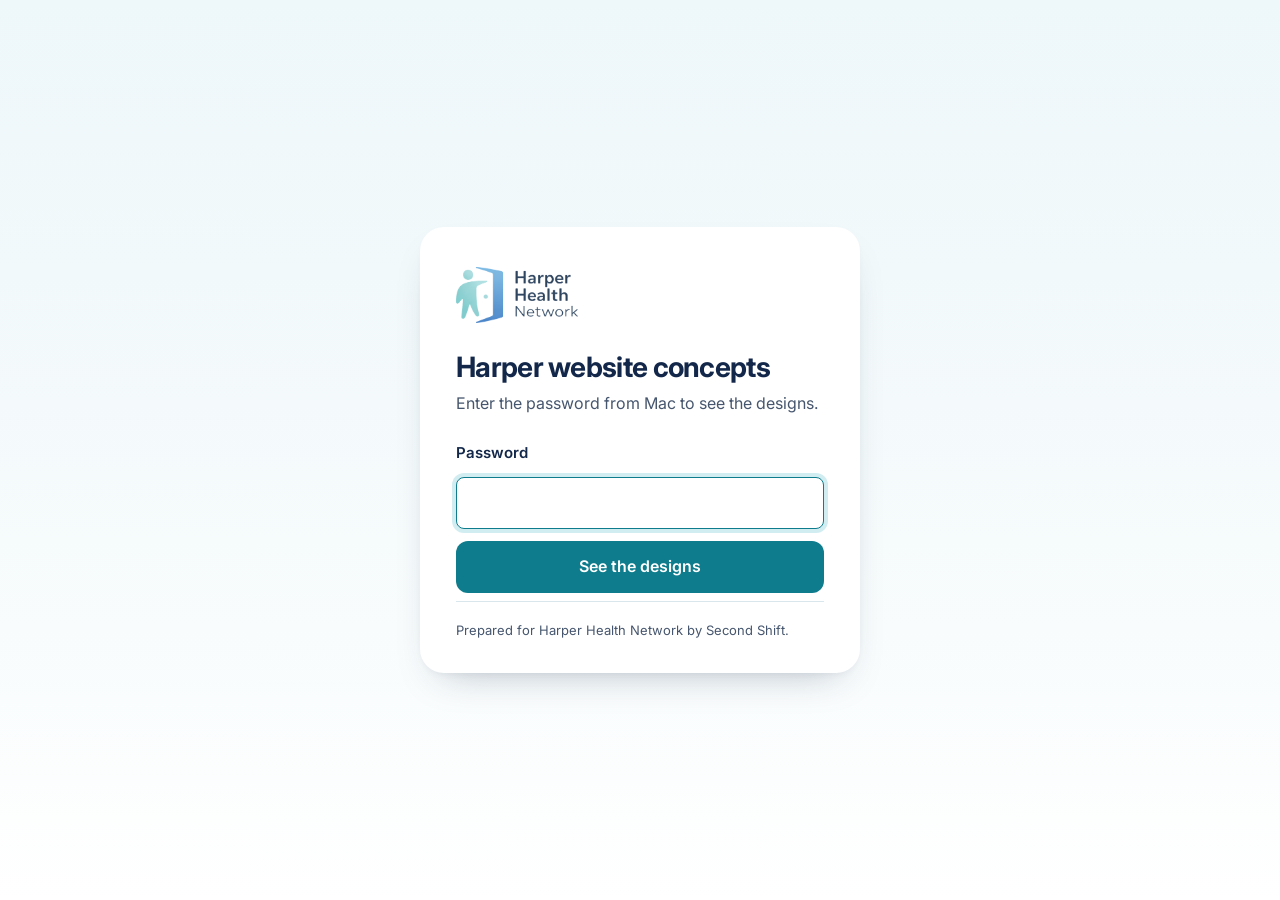
<file: index.html>
<!doctype html>
<html lang="en">
<head>
<meta charset="utf-8">
<meta name="viewport" content="width=device-width, initial-scale=1">
<meta name="robots" content="noindex, nofollow">
<title>Harper website concepts</title>
<link rel="icon" type="image/png" href="assets/favicon.png">
<link rel="preconnect" href="https://fonts.googleapis.com">
<link rel="preconnect" href="https://fonts.gstatic.com" crossorigin>
<link href="https://fonts.googleapis.com/css2?family=Inter:wght@400;500;600;700&display=swap" rel="stylesheet">
<script>
  try { if (localStorage.getItem('hh-concepts-ok') === '1') document.documentElement.classList.add('is-in'); } catch (e) {}
</script>
<style>
  :root {
    --navy: #122749; --teal: #1ca5ba; --teal-ink: #0e7c8c; --teal-deep: #0b6e7d; --wash: #e3f4f7;
    --tint: #f2f8fa; --line: #d9e6ec; --body: #46566e; --err: #b42318;
    --shadow: 0 18px 40px -22px rgba(18, 39, 73, .35), 0 3px 8px -4px rgba(18, 39, 73, .08);
    --ease: cubic-bezier(.16, 1, .3, 1);
  }
  * { box-sizing: border-box; }
  html { scrollbar-color: #b9cdd6 var(--tint); }
  body { margin: 0; background: var(--tint); color: var(--body); font: 400 1rem/1.6 "Inter", system-ui, sans-serif; -webkit-font-smoothing: antialiased; }
  ::selection { background: #c9edf2; color: var(--navy); }
  h1, h2, h3 { margin: 0; color: var(--navy); text-wrap: balance; }
  p { margin: 0; text-wrap: pretty; }
  a { color: var(--teal-ink); }
  :focus-visible { outline: 3px solid var(--teal); outline-offset: 3px; border-radius: 8px; }
  [tabindex="-1"]:focus { outline: none; }
  .wrap { width: min(1160px, 100% - 48px); margin-inline: auto; }

  /* Views */
  .gate { min-height: 100vh; min-height: 100dvh; display: grid; place-items: center; padding: 32px 16px; background: linear-gradient(180deg, #eef7fa, #f6fbfc 60%, #fff); }
  .list { display: none; }
  .is-in .gate { display: none; }
  .is-in .list { display: block; }

  /* Sign-in */
  .gate-card { width: min(440px, 100%); background: #fff; border-radius: 24px; padding: 40px 36px 32px; box-shadow: var(--shadow); }
  .gate-card img { height: 56px; width: auto; display: block; }
  .gate-card h1 { margin-top: 28px; font-size: 1.75rem; letter-spacing: -.025em; line-height: 1.15; }
  .gate-card > p { margin-top: 8px; }
  form { margin-top: 24px; display: grid; gap: 12px; }
  label { color: var(--navy); font-weight: 600; font-size: .9375rem; }
  input {
    width: 100%; min-height: 52px; padding: 12px 16px; border-radius: 12px; border: 1.5px solid var(--line);
    font: 500 1rem "Inter", sans-serif; color: var(--navy); background: #fff; caret-color: var(--teal-ink);
    transition: border-color .2s var(--ease);
  }
  input:focus-visible { outline: none; border-color: var(--teal-ink); box-shadow: 0 0 0 4px rgba(28, 165, 186, .2); }
  input[aria-invalid="true"] { border-color: var(--err); }
  .err { color: var(--err); font-size: .875rem; font-weight: 500; }
  .err:empty { display: none; }
  .btn {
    display: inline-flex; align-items: center; justify-content: center; gap: .5em; min-height: 52px; padding: 12px 22px;
    border-radius: 12px; border: 0; background: var(--teal-ink); color: #fff; font: 600 1rem/1.2 "Inter", sans-serif;
    text-decoration: none; cursor: pointer; transition: background-color .2s var(--ease), transform .2s var(--ease);
  }
  .btn:hover { background: var(--teal-deep); color: #fff; }
  .btn:active { transform: translateY(1px); }
  .btn[disabled] { opacity: .65; cursor: progress; }
  .gate-foot { margin-top: 24px; padding-top: 18px; border-top: 1px solid var(--line); font-size: .8125rem; }

  /* List */
  .top { background: #fff; border-bottom: 1px solid var(--line); }
  .top-in { display: flex; align-items: center; justify-content: space-between; gap: 16px; height: 76px; }
  .top img { height: 46px; width: auto; display: block; }
  .top-meta { display: flex; align-items: center; gap: 20px; font-size: .875rem; }
  .signout { background: none; border: 0; padding: 8px 4px; font: 600 .875rem "Inter", sans-serif; color: var(--navy); cursor: pointer; text-decoration: underline; text-underline-offset: .2em; }
  .intro { padding: 64px 0 40px; display: grid; gap: 14px; }
  .intro h1 { font-size: clamp(2rem, 2.4vw + 1rem, 3rem); letter-spacing: -.03em; line-height: 1.08; }
  .intro p { font-size: 1.125rem; max-width: 40em; }

  .thumb { display: block; aspect-ratio: 16 / 10; max-width: 100%; border-radius: 14px; overflow: hidden; background: var(--wash); box-shadow: inset 0 0 0 1px rgba(18, 39, 73, .08); }
  .thumb img { width: 100%; height: 100%; object-fit: cover; object-position: top center; display: block; transition: transform .7s var(--ease); }

  .feature { display: grid; grid-template-columns: 1.25fr 1fr; gap: 40px; align-items: center; background: #fff; border-radius: 24px; padding: 24px; box-shadow: var(--shadow); text-decoration: none; color: inherit; }
  .feature:hover .thumb img, .card:hover .thumb img { transform: scale(1.025); }
  .feature-copy { display: grid; gap: 14px; padding: 8px 16px 8px 0; justify-items: start; }
  .tag { display: inline-block; font-size: .8125rem; font-weight: 600; color: var(--teal-deep); background: var(--wash); padding: 5px 12px; border-radius: 999px; }
  .feature h2 { font-size: clamp(1.75rem, 1.6vw + 1rem, 2.375rem); letter-spacing: -.03em; line-height: 1.1; }
  .feature p { font-size: 1.0625rem; }
  .feature .btn { margin-top: 8px; pointer-events: none; }

  .group { padding-top: 72px; display: grid; gap: 8px; }
  .group h2 { font-size: 1.625rem; letter-spacing: -.025em; }
  .group > p { max-width: 40em; }
  .grid { margin-top: 20px; display: grid; grid-template-columns: repeat(3, minmax(0, 1fr)); gap: 24px; }
  .grid.two { grid-template-columns: repeat(2, minmax(0, 1fr)); }
  .card { display: grid; gap: 14px; align-content: start; background: #fff; border-radius: 20px; padding: 14px 14px 22px; text-decoration: none; color: inherit; box-shadow: 0 1px 0 rgba(18, 39, 73, .04); transition: box-shadow .3s var(--ease), transform .3s var(--ease); }
  .card:hover { box-shadow: var(--shadow); transform: translateY(-2px); }
  .card h3 { font-size: 1.1875rem; letter-spacing: -.02em; padding-inline: 6px; display: flex; align-items: center; gap: 8px; }
  .card h3::after { content: ""; width: .45em; height: .45em; border-top: 2px solid var(--teal-ink); border-right: 2px solid var(--teal-ink); transform: rotate(45deg); transition: transform .25s var(--ease); }
  .card:hover h3::after { transform: translateX(3px) rotate(45deg); }
  .card p { padding-inline: 6px; font-size: .9375rem; }

  .foot { margin-top: 88px; padding: 28px 0 40px; border-top: 1px solid var(--line); font-size: .875rem; display: flex; flex-wrap: wrap; justify-content: space-between; gap: 12px; }

  @media (max-width: 900px) {
    .feature { grid-template-columns: 1fr; gap: 20px; padding: 14px 14px 24px; }
    .feature-copy { padding: 0 6px; }
    .grid, .grid.two { grid-template-columns: 1fr; }
  }
  @media (max-width: 600px) {
    .wrap { width: min(1160px, 100% - 32px); }
    .gate-card { padding: 32px 22px 24px; }
    .top-meta .by { display: none; }
    .intro { padding: 40px 0 28px; }
    .group { padding-top: 56px; }
  }
  @media (prefers-reduced-motion: reduce) { *, *::before, *::after { transition: none !important; } }
</style>
</head>
<body>

<!-- Sign-in -->
<main class="gate" id="gate">
  <div class="gate-card">
    <img src="assets/harper-logo-color.png" width="708" height="325" alt="Harper Health Network">
    <h1>Harper website concepts</h1>
    <p>Enter the password from Mac to see the designs.</p>
    <form id="signin" novalidate>
      <label for="pw">Password</label>
      <input id="pw" name="password" type="password" autocomplete="current-password" required aria-describedby="pw-err">
      <p class="err" id="pw-err" role="alert"></p>
      <button class="btn" type="submit">See the designs</button>
    </form>
    <p class="gate-foot">Prepared for Harper Health Network by Second Shift.</p>
  </div>
</main>

<!-- Versions -->
<div class="list" id="list">
  <header class="top">
    <div class="wrap top-in">
      <img src="assets/harper-logo-color.png" width="708" height="325" alt="Harper Health Network">
      <div class="top-meta">
        <span class="by">Prepared by Second Shift</span>
        <button class="signout" type="button" id="signout">Sign out</button>
      </div>
    </div>
  </header>

  <main class="wrap">
    <section class="intro">
      <h1>Pick a version to click through</h1>
      <p>Each one is a full homepage you can scroll and click. Use "All versions" in the bottom corner to come back here. These are design ideas, not the live site. People in the photos are stand-ins.</p>
    </section>

    <a class="feature" href="round-4/">
      <span class="thumb"><img src="assets/thumbs/round-4.jpg" width="960" height="600" alt="The Refresh homepage, with a mechanic in her shop and a sample visit card."></span>
      <span class="feature-copy">
        <span class="tag">Closest to your current site</span>
        <h2>The Refresh</h2>
        <p>Your logo, colors and layout, kept. Clearer words, real people, and only claims Harper can stand behind.</p>
        <span class="btn">Open The Refresh</span>
      </span>
    </a>

    <section class="group" aria-labelledby="g-other">
      <h2 id="g-other">Four other directions</h2>
      <p>Each one takes the same Harper story in a different direction.</p>
      <div class="grid two">
        <a class="card" href="round-3/">
          <span class="thumb"><img src="assets/thumbs/round-3.jpg" width="960" height="600" alt="" loading="lazy"></span>
          <h3>Local Editorial</h3>
          <p>A warm, magazine-style page. Local people lead every section, and the four steps read like a short story.</p>
        </a>
        <a class="card" href="one-network/">
          <span class="thumb"><img src="assets/thumbs/one-network.jpg" width="960" height="600" alt="" loading="lazy"></span>
          <h3>One Network</h3>
          <p>An animated site with a page for owners, staff and clinics. Scroll to watch one sick day go from the office to a local doctor.</p>
        </a>
        <a class="card" href="round-1/option-1-replica/">
          <span class="thumb"><img src="assets/thumbs/round-1_option-1-replica.jpg" width="960" height="499" alt="" loading="lazy" style="object-position:center top"></span>
          <h3>Bright and Simple</h3>
          <p>A light, airy page with one big headline, soft color and smooth motion. Modern and friendly.</p>
        </a>
        <a class="card" href="round-2/option-1-replica/">
          <span class="thumb"><img src="assets/thumbs/round-2_option-1-replica.jpg" width="960" height="600" alt="" loading="lazy"></span>
          <h3>The Network</h3>
          <p>Calm and polished, like a modern health company. Your team sits at the center, linked to local care.</p>
        </a>
      </div>
    </section>

    <footer class="foot">
      <span>Design concepts for Harper Health Network, d.b.a. of Pillar Wellness Care, LLC.</span>
      <span>Prepared by Second Shift.</span>
    </footer>
  </main>
</div>

<script>
(function () {
  var KEY = 'hh-concepts-ok';
  var HASH = '112c75ab87e3cbec10d9cbcb11a53597c1325654c46650f3966687e8860c48a5';
  var root = document.documentElement;
  var form = document.getElementById('signin');
  var pw = document.getElementById('pw');
  var err = document.getElementById('pw-err');
  var btn = form.querySelector('button');

  function hex(buf) {
    return Array.prototype.map.call(new Uint8Array(buf), function (b) { return ('0' + b.toString(16)).slice(-2); }).join('');
  }
  function fail(text) {
    err.textContent = text;
    pw.setAttribute('aria-invalid', 'true');
    pw.focus(); pw.select();
  }
  pw.addEventListener('input', function () { if (err.textContent) { err.textContent = ''; pw.removeAttribute('aria-invalid'); } });

  form.addEventListener('submit', function (e) {
    e.preventDefault();
    var v = pw.value.trim();
    if (!v) return fail('Enter the password to continue.');
    if (!(window.crypto && crypto.subtle)) return fail('This browser cannot check the password. Try a current version of Chrome, Safari or Edge.');
    btn.disabled = true; btn.textContent = 'Checking...';
    crypto.subtle.digest('SHA-256', new TextEncoder().encode(v)).then(function (buf) {
      btn.disabled = false; btn.textContent = 'See the designs';
      if (hex(buf) !== HASH) return fail('That password is not right. Check the email from Mac and try again.');
      try { localStorage.setItem(KEY, '1'); } catch (x) {}
      root.classList.add('is-in');
      window.scrollTo(0, 0);
      document.querySelector('.intro h1').setAttribute('tabindex', '-1');
      document.querySelector('.intro h1').focus();
    });
  });

  document.getElementById('signout').addEventListener('click', function () {
    try { localStorage.removeItem(KEY); } catch (x) {}
    root.classList.remove('is-in');
    pw.value = '';
    pw.focus();
  });

  if (!root.classList.contains('is-in')) pw.focus();
})();
</script>
</body>
</html>
</file>
